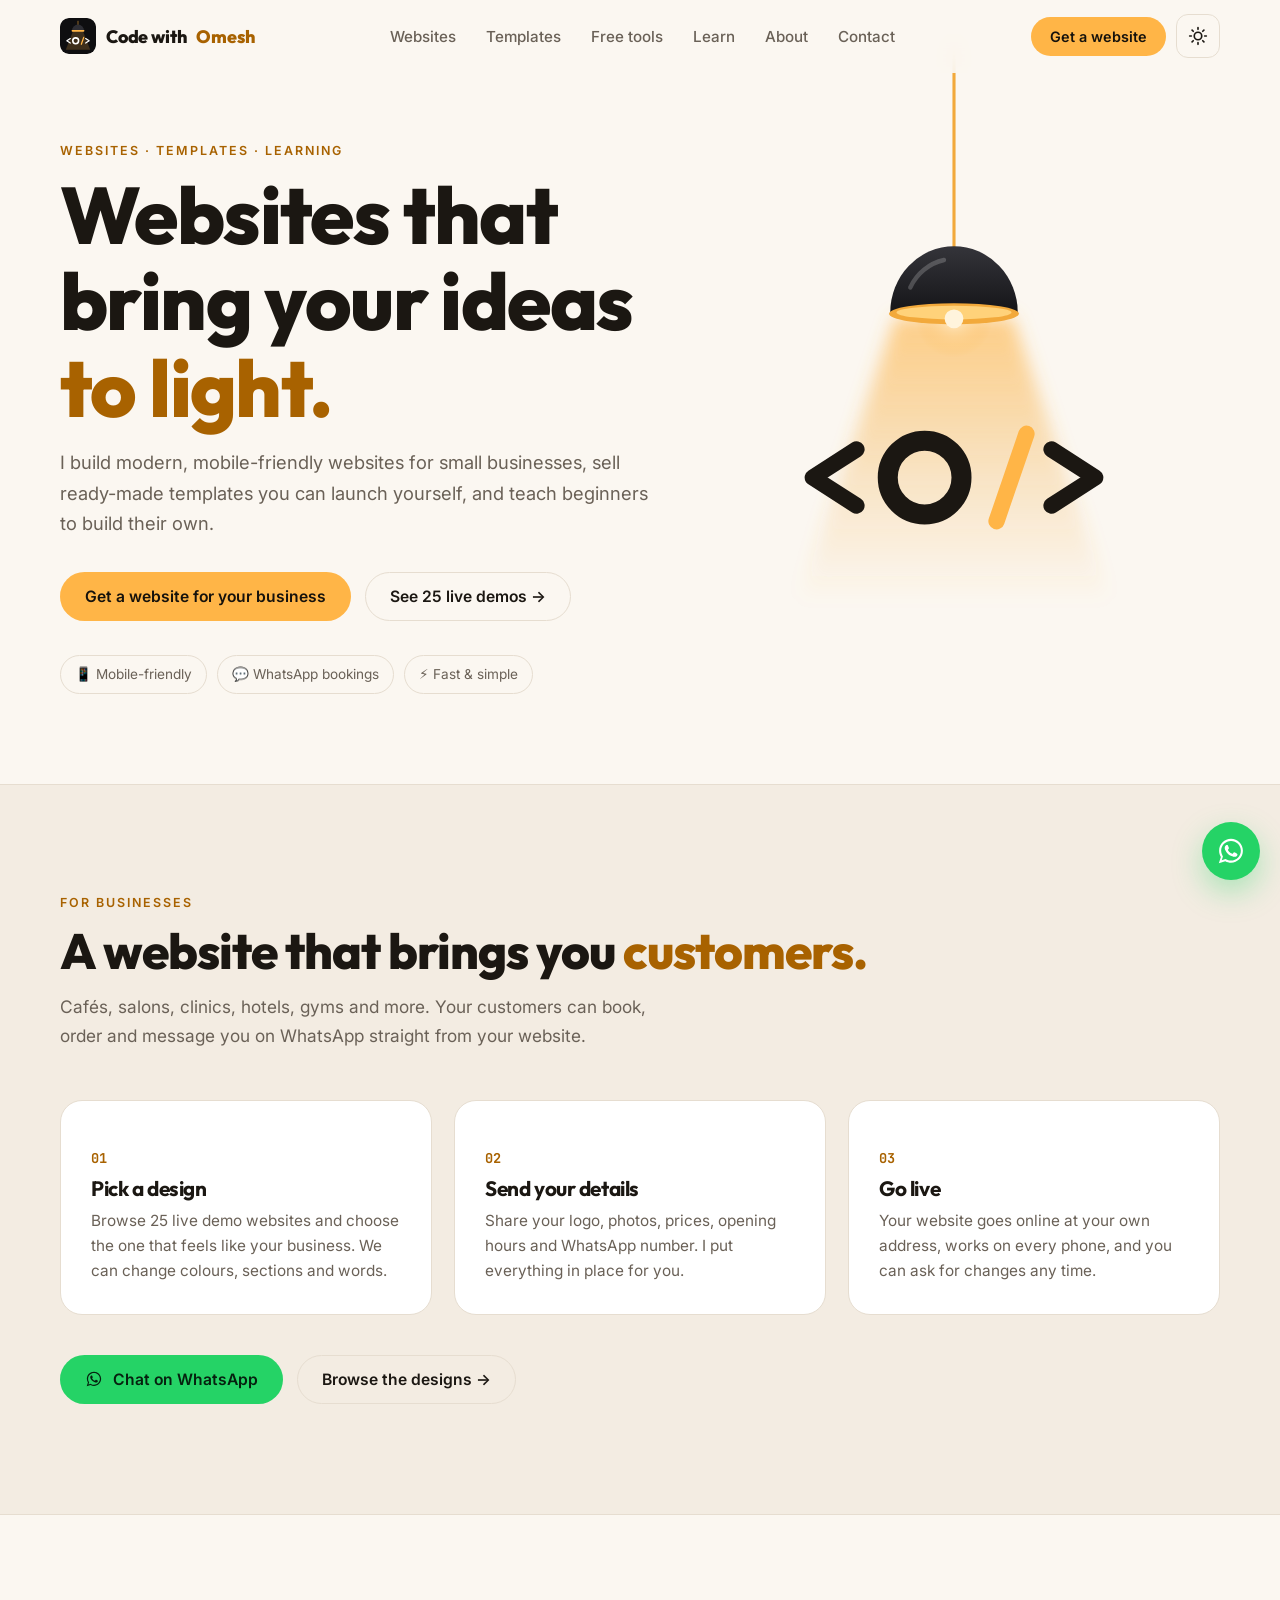
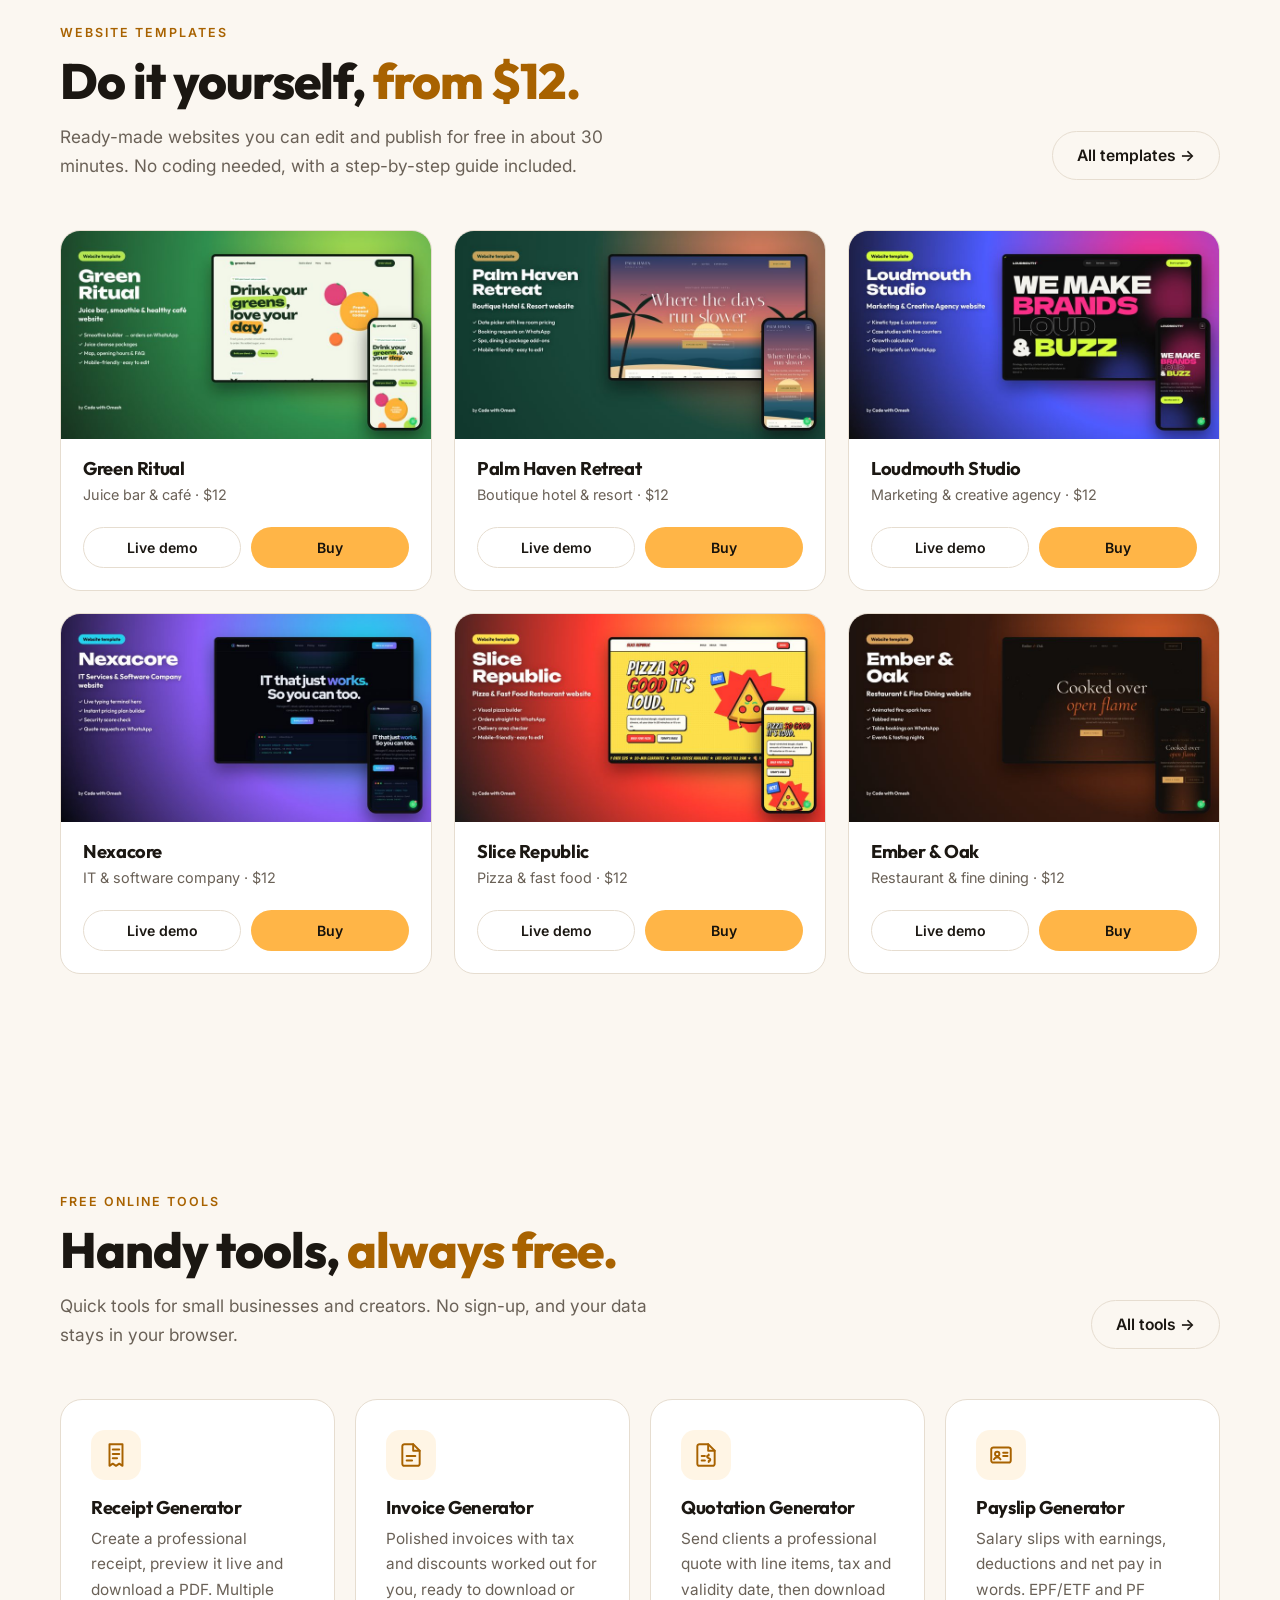
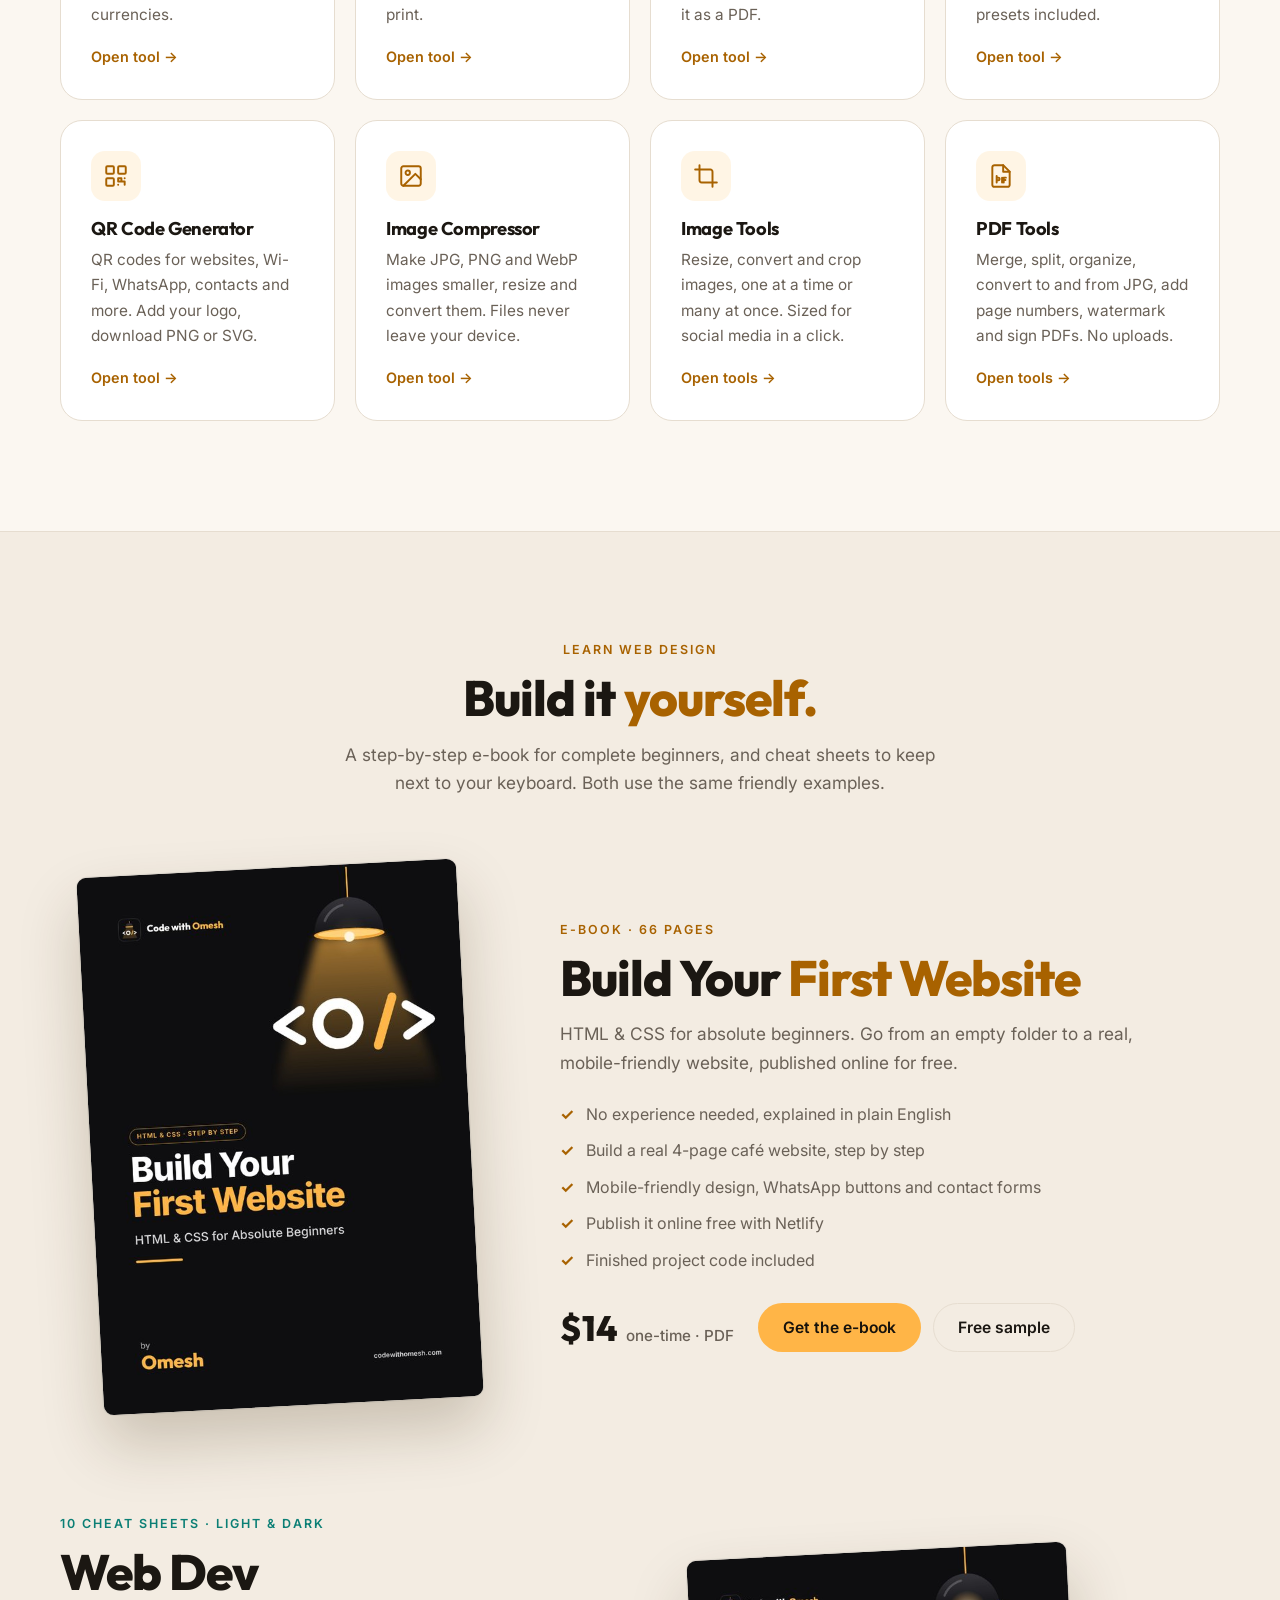
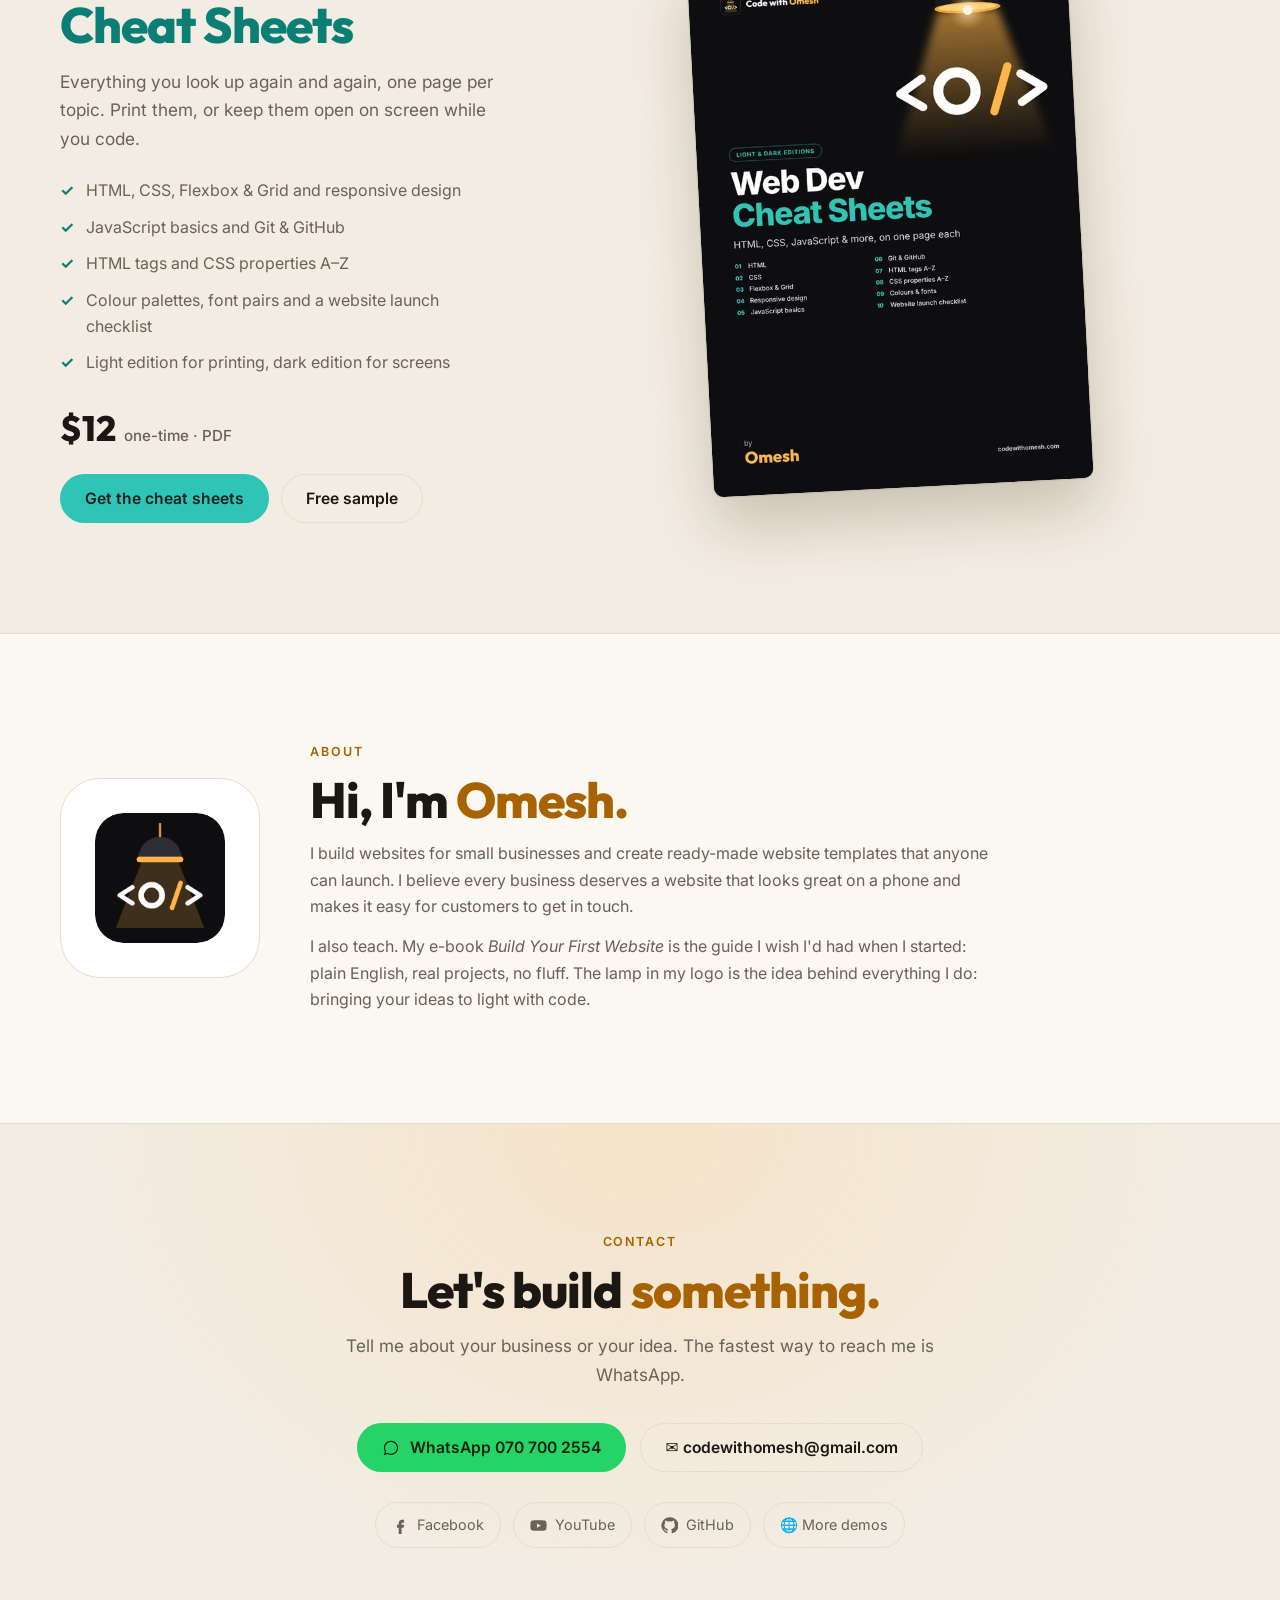
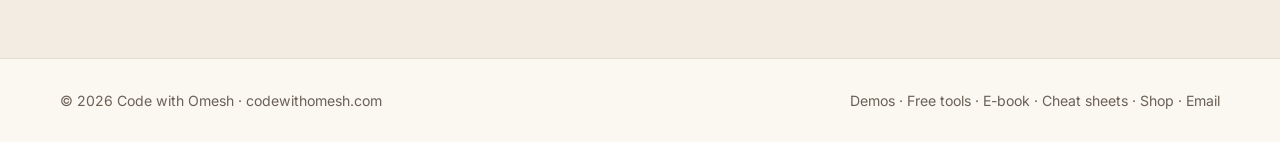
<file: index.html>
<!doctype html>
<html lang="en">
<head>
<meta charset="utf-8">
<meta name="viewport" content="width=device-width, initial-scale=1">
<title>Code with Omesh · Websites, templates &amp; web design e-books</title>
<meta name="description" content="Websites for small businesses, ready-made website templates from $12, and a beginner-friendly e-book and cheat sheets that teach you to build your own. By Omesh.">
<link rel="canonical" href="https://codewithomesh.com/">
<meta name="theme-color" content="#0E0E10">
<script src="/assets/theme-init.js"></script>
<link rel="icon" href="assets/favicon.svg" type="image/svg+xml">
<link rel="icon" href="assets/favicon-32.png" sizes="32x32" type="image/png">
<link rel="apple-touch-icon" href="assets/apple-touch-icon-180.png">
<meta property="og:type" content="website">
<meta property="og:site_name" content="Code with Omesh">
<meta property="og:url" content="https://codewithomesh.com/">
<meta property="og:title" content="Code with Omesh · Websites that bring your ideas to light">
<meta property="og:description" content="Websites for small businesses, ready-made templates from $12, and an e-book that teaches you to build your own.">
<meta property="og:image" content="https://codewithomesh.com/assets/og-image.png">
<meta property="og:image:width" content="1200">
<meta property="og:image:height" content="630">
<meta name="twitter:card" content="summary_large_image">
<link rel="preconnect" href="https://fonts.googleapis.com">
<link rel="preconnect" href="https://fonts.gstatic.com" crossorigin>
<link href="https://fonts.googleapis.com/css2?family=Outfit:wght@500;600;700;800&family=Inter:wght@400;500;600&family=JetBrains+Mono:wght@700&display=swap" rel="stylesheet">
<script type="application/ld+json">
{"@context":"https://schema.org","@type":"Organization","name":"Code with Omesh","url":"https://codewithomesh.com/","logo":"https://codewithomesh.com/assets/apple-touch-icon-180.png","email":"codewithomesh@gmail.com","sameAs":["https://www.facebook.com/CodeWithOmesh","https://www.youtube.com/@CodeWithOmesh","https://github.com/CodeWithOmesh"]}
</script>
<link rel="stylesheet" href="/assets/site.css">
</head>
<body>

<header class="nav" id="nav">
  <div class="wrap">
    <a class="brand" href="#top"><img src="assets/logo-icon.svg" alt="" width="36" height="36">Code with <span class="amber">Omesh</span></a>
    <ul id="menu">
      <li><a href="#websites">Websites</a></li>
      <li><a href="#templates">Templates</a></li>
      <li><a href="#tools">Free tools</a></li>
      <li><a href="#learn">Learn</a></li>
      <li><a href="#about">About</a></li>
      <li><a href="#contact">Contact</a></li>
    </ul>
    <div class="nav-end">
      <a class="btn primary" href="https://wa.me/94707002554?text=Hi%20Omesh!%20I'd%20like%20a%20website." target="_blank" rel="noopener">Get a website</a>
      <button class="theme-btn" id="themeBtn" type="button" aria-label="Switch to light mode">
        <svg class="moon" viewBox="0 0 24 24" fill="none" stroke="currentColor" stroke-width="2" stroke-linecap="round" stroke-linejoin="round"><path d="M21 12.8A9 9 0 1 1 11.2 3a7 7 0 0 0 9.8 9.8z"/></svg>
        <svg class="sun" viewBox="0 0 24 24" fill="none" stroke="currentColor" stroke-width="2" stroke-linecap="round"><circle cx="12" cy="12" r="4.5"/><path d="M12 2v2M12 20v2M4.9 4.9l1.4 1.4M17.7 17.7l1.4 1.4M2 12h2M20 12h2M4.9 19.1l1.4-1.4M17.7 6.3l1.4-1.4"/></svg>
      </button>
      <button class="burger" id="burger" aria-label="Open menu" aria-expanded="false" aria-controls="menu">☰</button>
    </div>
  </div>
</header>

<main id="top">
<section class="hero">
  <div class="wrap">
    <div>
      <div class="eyebrow">Websites · Templates · Learning</div>
      <h1>Websites that bring your ideas <span class="amber">to light.</span></h1>
      <p class="lead">I build modern, mobile-friendly websites for small businesses, sell ready-made templates you can launch yourself, and teach beginners to build their own.</p>
      <div class="actions">
        <a class="btn primary" href="#websites">Get a website for your business</a>
        <a class="btn ghost" href="https://templates.codewithomesh.com/" target="_blank" rel="noopener">See 25 live demos →</a>
      </div>
      <div class="chips"><span class="chip">📱 Mobile-friendly</span><span class="chip">💬 WhatsApp bookings</span><span class="chip">⚡ Fast &amp; simple</span></div>
    </div>
    <div class="lamp" aria-hidden="true">
      <svg viewBox="0 0 800 800">
        <defs>
          <linearGradient id="beam" x1="0" y1="0" x2="0" y2="1"><stop offset="0" stop-color="#FFB547" stop-opacity=".62"/><stop offset=".6" stop-color="#F2A93B" stop-opacity=".22"/><stop offset="1" stop-color="#F2A93B" stop-opacity="0"/></linearGradient>
          <linearGradient id="shade" x1="0" y1="0" x2="0" y2="1"><stop offset="0" stop-color="#34343A"/><stop offset="1" stop-color="#151518"/></linearGradient>
          <radialGradient id="glowg"><stop offset="0" stop-color="#FFF4DC" stop-opacity=".75"/><stop offset="1" stop-color="#FFB547" stop-opacity="0"/></radialGradient>
          <filter id="soft" x="-30%" y="-10%" width="160%" height="130%"><feGaussianBlur stdDeviation="14"/></filter>
        </defs>
        <g class="beam"><path d="M306 244 L494 244 L650 700 L150 700 Z" fill="url(#beam)" filter="url(#soft)"/><circle cx="400" cy="246" r="62" fill="url(#glowg)"/></g>
        <line x1="400" y1="-200" x2="400" y2="134" stroke="#F2A93B" stroke-width="5"/>
        <path d="M298 236 A102 106 0 0 1 502 236 Z" fill="url(#shade)"/>
        <path d="M330 196 A78 80 0 0 1 384 152" fill="none" stroke="#fff" stroke-opacity=".2" stroke-width="7" stroke-linecap="round"/>
        <ellipse cx="400" cy="238" rx="104" ry="17" fill="#F2A93B"/><ellipse cx="400" cy="236" rx="92" ry="11" fill="#FFD27A"/>
        <circle cx="400" cy="246" r="15" fill="#FFF4DC"/>
        <g fill="none" stroke-linecap="round" stroke-linejoin="round">
          <path class="w" d="M244 455 L174 500 L244 545" stroke="#fff" stroke-width="26"/><circle class="w" cx="353" cy="500" r="59" stroke="#fff" stroke-width="32"/>
          <path d="M468 570 L516 430" stroke="#FFB547" stroke-width="26"/><path class="w" d="M556 455 L626 500 L556 545" stroke="#fff" stroke-width="26"/>
        </g>
      </svg>
    </div>
  </div>
</section>

<section class="alt" id="websites">
  <div class="wrap">
    <div class="eyebrow">For businesses</div>
    <h2>A website that brings you <span class="amber">customers.</span></h2>
    <p class="lead">Cafés, salons, clinics, hotels, gyms and more. Your customers can book, order and message you on WhatsApp straight from your website.</p>
    <div class="grid3 steps">
      <div class="card reveal"><h3>Pick a design</h3><p>Browse 25 live demo websites and choose the one that feels like your business. We can change colours, sections and words.</p></div>
      <div class="card reveal" style="transition-delay:.1s"><h3>Send your details</h3><p>Share your logo, photos, prices, opening hours and WhatsApp number. I put everything in place for you.</p></div>
      <div class="card reveal" style="transition-delay:.2s"><h3>Go live</h3><p>Your website goes online at your own address, works on every phone, and you can ask for changes any time.</p></div>
    </div>
    <div class="actions" style="display:flex;gap:14px;flex-wrap:wrap;margin-top:40px">
      <a class="btn wa" href="https://wa.me/94707002554?text=Hi%20Omesh!%20I'd%20like%20a%20website%20for%20my%20business." target="_blank" rel="noopener"><svg viewBox="0 0 32 32"><path fill="currentColor" d="M16 3C9 3 3.3 8.6 3.3 15.6c0 2.4.7 4.7 1.9 6.7L3 29l6.9-2.2c1.9 1 4 1.6 6.1 1.6 7 0 12.7-5.7 12.7-12.7S23 3 16 3zm0 23.2c-1.9 0-3.8-.5-5.4-1.5l-.4-.2-4.1 1.3 1.3-4-.3-.4a10.4 10.4 0 0 1-1.6-5.6C5.5 9.9 10.2 5.3 16 5.3s10.5 4.6 10.5 10.4S21.8 26.2 16 26.2zm5.8-7.8c-.3-.2-1.9-.9-2.2-1-.3-.1-.5-.2-.7.2-.2.3-.8 1-1 1.2-.2.2-.4.2-.7.1-.3-.2-1.3-.5-2.6-1.6-1-.9-1.6-1.9-1.8-2.2-.2-.3 0-.5.1-.7l.5-.6c.2-.2.2-.3.3-.6.1-.2 0-.4 0-.6l-1-2.4c-.3-.6-.5-.5-.7-.5h-.6c-.2 0-.6.1-.9.4-.3.3-1.2 1.1-1.2 2.8s1.2 3.2 1.4 3.5c.2.2 2.4 3.6 5.7 5 .8.3 1.4.5 1.9.7.8.2 1.5.2 2.1.1.6-.1 1.9-.8 2.2-1.5.3-.8.3-1.4.2-1.5-.1-.2-.3-.3-.6-.4z"/></svg>Chat on WhatsApp</a>
      <a class="btn ghost" href="https://templates.codewithomesh.com/?client" target="_blank" rel="noopener">Browse the designs →</a>
    </div>
  </div>
</section>

<section id="templates">
  <div class="wrap">
    <div class="split">
      <div><div class="eyebrow">Website templates</div><h2>Do it yourself, <span class="amber">from $12.</span></h2>
        <p class="lead">Ready-made websites you can edit and publish for free in about 30 minutes. No coding needed, with a step-by-step guide included.</p></div>
      <a class="btn ghost" href="https://codewithomesh.gumroad.com/" target="_blank" rel="noopener">All templates →</a>
    </div>
    <div class="grid3" id="tplGrid"></div>
  </div>
</section>

<section id="tools">
  <div class="wrap">
    <div class="split">
      <div><div class="eyebrow">Free online tools</div><h2>Handy tools, <span class="amber">always free.</span></h2>
        <p class="lead">Quick tools for small businesses and creators. No sign-up, and your data stays in your browser.</p></div>
      <a class="btn ghost" href="/tools/">All tools →</a>
    </div>
    <div class="grid4">
      <a class="card tool reveal" href="/tools/receipt-generator/">
        <div class="ic"><svg viewBox="0 0 24 24" fill="none" stroke="currentColor" stroke-width="1.8" stroke-linecap="round" stroke-linejoin="round"><path d="M6 2h12v20l-3-2-3 2-3-2-3 2z"/><path d="M9 7h6M9 11h6M9 15h4"/></svg></div>
        <h3>Receipt Generator</h3><p>Create a professional receipt, preview it live and download a PDF. Multiple currencies.</p><span class="go">Open tool →</span>
      </a>
      <a class="card tool reveal" href="/tools/invoice-generator/">
        <div class="ic"><svg viewBox="0 0 24 24" fill="none" stroke="currentColor" stroke-width="1.8" stroke-linecap="round" stroke-linejoin="round"><path d="M14 2H6a2 2 0 0 0-2 2v16a2 2 0 0 0 2 2h12a2 2 0 0 0 2-2V8z"/><path d="M14 2v6h6M8 13h8M8 17h5"/></svg></div>
        <h3>Invoice Generator</h3><p>Polished invoices with tax and discounts worked out for you, ready to download or print.</p><span class="go">Open tool →</span>
      </a>
      <a class="card tool reveal" href="/tools/quotation-generator/">
        <div class="ic"><svg viewBox="0 0 24 24" fill="none" stroke="currentColor" stroke-width="1.8" stroke-linecap="round" stroke-linejoin="round"><path d="M14 2H6a2 2 0 0 0-2 2v16a2 2 0 0 0 2 2h12a2 2 0 0 0 2-2V8z"/><path d="M14 2v6h6"/><path d="M8 13h3M8 17h3M14.5 12.5c-1 0-1.5.5-1.5 1.2s.6 1 1.5 1.3 1.5.6 1.5 1.3-.5 1.2-1.5 1.2M14.5 11.5v1M14.5 17.5v1"/></svg></div>
        <h3>Quotation Generator</h3><p>Send clients a professional quote with line items, tax and validity date, then download it as a PDF.</p><span class="go">Open tool →</span>
      </a>
      <a class="card tool reveal" href="/tools/payslip-generator/">
        <div class="ic"><svg viewBox="0 0 24 24" fill="none" stroke="currentColor" stroke-width="1.8" stroke-linecap="round" stroke-linejoin="round"><rect x="3" y="5" width="18" height="14" rx="2"/><circle cx="8.5" cy="11" r="2"/><path d="M5.5 16c.6-1.4 1.7-2 3-2s2.4.6 3 2M14 10h4M14 13h4"/></svg></div>
        <h3>Payslip Generator</h3><p>Salary slips with earnings, deductions and net pay in words. EPF/ETF and PF presets included.</p><span class="go">Open tool →</span>
      </a>
      <a class="card tool reveal" href="/tools/qr-code-generator/">
        <div class="ic"><svg viewBox="0 0 24 24" fill="none" stroke="currentColor" stroke-width="1.8" stroke-linecap="round" stroke-linejoin="round"><rect x="3" y="3" width="7" height="7" rx="1"/><rect x="14" y="3" width="7" height="7" rx="1"/><rect x="3" y="14" width="7" height="7" rx="1"/><path d="M14 14h3v3h-3zM20 14v.01M14 20h.01M17 17h3v3"/></svg></div>
        <h3>QR Code Generator</h3><p>QR codes for websites, Wi-Fi, WhatsApp, contacts and more. Add your logo, download PNG or SVG.</p><span class="go">Open tool →</span>
      </a>
      <a class="card tool reveal" href="/tools/image-compressor/">
        <div class="ic"><svg viewBox="0 0 24 24" fill="none" stroke="currentColor" stroke-width="1.8" stroke-linecap="round" stroke-linejoin="round"><rect x="3" y="3" width="18" height="18" rx="2"/><circle cx="9" cy="9" r="2"/><path d="m21 15-5-5L5 21"/></svg></div>
        <h3>Image Compressor</h3><p>Make JPG, PNG and WebP images smaller, resize and convert them. Files never leave your device.</p><span class="go">Open tool →</span>
      </a>
      <a class="card tool reveal" href="/tools/image-tools/">
        <div class="ic"><svg viewBox="0 0 24 24" fill="none" stroke="currentColor" stroke-width="1.8" stroke-linecap="round" stroke-linejoin="round"><path d="M6 2v14a2 2 0 0 0 2 2h14"/><path d="M18 22V8a2 2 0 0 0-2-2H2"/></svg></div>
        <h3>Image Tools</h3><p>Resize, convert and crop images, one at a time or many at once. Sized for social media in a click.</p><span class="go">Open tools →</span>
      </a>
      <a class="card tool reveal" href="/tools/pdf-tools/">
        <div class="ic"><svg viewBox="0 0 24 24" fill="none" stroke="currentColor" stroke-width="1.8" stroke-linecap="round" stroke-linejoin="round"><path d="M14 2H6a2 2 0 0 0-2 2v16a2 2 0 0 0 2 2h12a2 2 0 0 0 2-2V8z"/><path d="M14 2v6h6"/><path d="M8 13.5h1.5a1.25 1.25 0 0 1 0 2.5H8v-4M8 18v-2"/><path d="M13 13.5v4.5M16.5 13.5H14.5v4.5M14.5 15.75h1.6"/></svg></div>
        <h3>PDF Tools</h3><p>Merge, split, organize, convert to and from JPG, add page numbers, watermark and sign PDFs. No uploads.</p><span class="go">Open tools →</span>
      </a>
    </div>
  </div>
</section>

<section class="alt" id="learn">
  <div class="wrap">
    <div class="learn-head reveal">
      <div class="eyebrow">Learn web design</div>
      <h2>Build it <span class="amber">yourself.</span></h2>
      <p class="lead">A step-by-step e-book for complete beginners, and cheat sheets to keep next to your keyboard. Both use the same friendly examples.</p>
    </div>
  </div>

  <div class="wrap book" id="ebook">
    <div class="cover reveal"><img src="assets/ebook-cover.jpg" alt="Build Your First Website e-book cover" width="560" height="792" loading="lazy"></div>
    <div class="reveal">
      <div class="eyebrow">E-book · 66 pages</div>
      <h2>Build Your <span class="amber">First Website</span></h2>
      <p class="lead">HTML &amp; CSS for absolute beginners. Go from an empty folder to a real, mobile-friendly website, published online for free.</p>
      <ul>
        <li>No experience needed, explained in plain English</li>
        <li>Build a real 4-page café website, step by step</li>
        <li>Mobile-friendly design, WhatsApp buttons and contact forms</li>
        <li>Publish it online free with Netlify</li>
        <li>Finished project code included</li>
      </ul>
      <div class="buy-row">
        <div class="price">$14<small>one-time · PDF</small></div>
        <div class="btns">
          <a class="btn primary" href="https://codewithomesh.gumroad.com/l/build-your-first-website" target="_blank" rel="noopener">Get the e-book</a>
          <a class="btn ghost" href="https://codewithomesh.gumroad.com/l/build-your-first-website-free-sample" target="_blank" rel="noopener">Free sample</a>
        </div>
      </div>
    </div>
  </div>

  <div class="wrap book sheets flip" id="cheat-sheets">
    <div class="cover reveal"><img src="assets/cheatsheets-cover.jpg" alt="Web Dev Cheat Sheets cover" width="560" height="792" loading="lazy"></div>
    <div class="reveal">
      <div class="eyebrow">10 cheat sheets · light &amp; dark</div>
      <h2>Web Dev <span class="teal">Cheat Sheets</span></h2>
      <p class="lead">Everything you look up again and again, one page per topic. Print them, or keep them open on screen while you code.</p>
      <ul>
        <li>HTML, CSS, Flexbox &amp; Grid and responsive design</li>
        <li>JavaScript basics and Git &amp; GitHub</li>
        <li>HTML tags and CSS properties A–Z</li>
        <li>Colour palettes, font pairs and a website launch checklist</li>
        <li>Light edition for printing, dark edition for screens</li>
      </ul>
      <div class="buy-row">
        <div class="price">$12<small>one-time · PDF</small></div>
        <div class="btns">
          <a class="btn primary" href="https://codewithomesh.gumroad.com/l/web-dev-cheat-sheets" target="_blank" rel="noopener">Get the cheat sheets</a>
          <a class="btn ghost" href="https://codewithomesh.gumroad.com/l/web-dev-cheat-sheets-free" target="_blank" rel="noopener">Free sample</a>
        </div>
      </div>
    </div>
  </div>
</section>

<section id="about">
  <div class="wrap about">
    <div class="badge reveal"><img src="assets/apple-touch-icon-180.png" alt="Code with Omesh logo" width="130" height="130"></div>
    <div class="reveal">
      <div class="eyebrow">About</div>
      <h2>Hi, I'm <span class="amber">Omesh.</span></h2>
      <p>I build websites for small businesses and create ready-made website templates that anyone can launch. I believe every business deserves a website that looks great on a phone and makes it easy for customers to get in touch.</p>
      <p>I also teach. My e-book <em>Build Your First Website</em> is the guide I wish I'd had when I started: plain English, real projects, no fluff. The lamp in my logo is the idea behind everything I do: bringing your ideas to light with code.</p>
    </div>
  </div>
</section>

<section class="contact" id="contact">
  <div class="wrap">
    <div class="eyebrow">Contact</div>
    <h2>Let's build <span class="amber">something.</span></h2>
    <p class="lead">Tell me about your business or your idea. The fastest way to reach me is WhatsApp.</p>
    <div class="actions">
      <a class="btn wa" href="https://wa.me/94707002554?text=Hi%20Omesh!" target="_blank" rel="noopener"><svg viewBox="0 0 32 32"><path fill="currentColor" d="M16 3C9 3 3.3 8.6 3.3 15.6c0 2.4.7 4.7 1.9 6.7L3 29l6.9-2.2c1.9 1 4 1.6 6.1 1.6 7 0 12.7-5.7 12.7-12.7S23 3 16 3zm0 23.2c-1.9 0-3.8-.5-5.4-1.5l-.4-.2-4.1 1.3 1.3-4-.3-.4a10.4 10.4 0 0 1-1.6-5.6C5.5 9.9 10.2 5.3 16 5.3s10.5 4.6 10.5 10.4S21.8 26.2 16 26.2z"/></svg>WhatsApp 070 700 2554</a>
      <a class="btn ghost" href="mailto:codewithomesh@gmail.com">✉ codewithomesh@gmail.com</a>
    </div>
    <div class="socials">
      <a href="https://www.facebook.com/CodeWithOmesh" target="_blank" rel="noopener"><svg viewBox="0 0 24 24"><path fill="currentColor" d="M14 8h3V4h-3c-2.8 0-4.5 1.8-4.5 4.6V11H7v4h2.5v9h4v-9h3l.5-4h-3.5V8.8c0-.5.3-.8.8-.8z"/></svg>Facebook</a>
      <a href="https://www.youtube.com/@CodeWithOmesh" target="_blank" rel="noopener"><svg viewBox="0 0 24 24"><path fill="currentColor" d="M23 7.2a3 3 0 0 0-2.1-2.1C19 4.6 12 4.6 12 4.6s-7 0-8.9.5A3 3 0 0 0 1 7.2 31 31 0 0 0 .5 12 31 31 0 0 0 1 16.8a3 3 0 0 0 2.1 2.1c1.9.5 8.9.5 8.9.5s7 0 8.9-.5a3 3 0 0 0 2.1-2.1 31 31 0 0 0 .5-4.8 31 31 0 0 0-.5-4.8zM9.8 15V9l5.7 3-5.7 3z"/></svg>YouTube</a>
      <a href="https://github.com/CodeWithOmesh" target="_blank" rel="noopener"><svg viewBox="0 0 24 24"><path fill="currentColor" d="M12 .5a11.5 11.5 0 0 0-3.6 22.4c.6.1.8-.3.8-.6v-2c-3.2.7-3.9-1.5-3.9-1.5-.5-1.3-1.3-1.7-1.3-1.7-1-.7.1-.7.1-.7 1.2.1 1.8 1.2 1.8 1.2 1 1.8 2.8 1.3 3.5 1 .1-.8.4-1.3.7-1.6-2.6-.3-5.3-1.3-5.3-5.7 0-1.3.5-2.3 1.2-3.1-.1-.3-.5-1.5.1-3.1 0 0 1-.3 3.2 1.2a11 11 0 0 1 5.8 0c2.2-1.5 3.2-1.2 3.2-1.2.6 1.6.2 2.8.1 3.1.7.8 1.2 1.9 1.2 3.1 0 4.4-2.7 5.4-5.3 5.7.4.4.8 1.1.8 2.2v3.3c0 .3.2.7.8.6A11.5 11.5 0 0 0 12 .5z"/></svg>GitHub</a>
      <a href="https://codewithomesh.github.io" target="_blank" rel="noopener">🌐 More demos</a>
    </div>
  </div>
</section>
</main>

<footer>
  <div class="wrap">
    <span>© <span id="yr">2026</span> Code with Omesh · codewithomesh.com</span>
    <span><a href="https://templates.codewithomesh.com/">Demos</a> · <a href="/tools/">Free tools</a> · <a href="#ebook">E-book</a> · <a href="#cheat-sheets">Cheat sheets</a> · <a href="https://codewithomesh.gumroad.com/">Shop</a> · <a href="mailto:codewithomesh@gmail.com">Email</a></span>
  </div>
</footer>

<a class="fab" href="https://wa.me/94707002554?text=Hi%20Omesh!" target="_blank" rel="noopener" aria-label="Chat on WhatsApp"><svg viewBox="0 0 32 32"><path fill="#fff" d="M16 3C9 3 3.3 8.6 3.3 15.6c0 2.4.7 4.7 1.9 6.7L3 29l6.9-2.2c1.9 1 4 1.6 6.1 1.6 7 0 12.7-5.7 12.7-12.7S23 3 16 3zm0 23.2c-1.9 0-3.8-.5-5.4-1.5l-.4-.2-4.1 1.3 1.3-4-.3-.4a10.4 10.4 0 0 1-1.6-5.6C5.5 9.9 10.2 5.3 16 5.3s10.5 4.6 10.5 10.4S21.8 26.2 16 26.2zm5.8-7.8c-.3-.2-1.9-.9-2.2-1-.3-.1-.5-.2-.7.2-.2.3-.8 1-1 1.2-.2.2-.4.2-.7.1-.3-.2-1.3-.5-2.6-1.6-1-.9-1.6-1.9-1.8-2.2-.2-.3 0-.5.1-.7l.5-.6c.2-.2.2-.3.3-.6.1-.2 0-.4 0-.6l-1-2.4c-.3-.6-.5-.5-.7-.5h-.6c-.2 0-.6.1-.9.4-.3.3-1.2 1.1-1.2 2.8s1.2 3.2 1.4 3.5c.2.2 2.4 3.6 5.7 5 .8.3 1.4.5 1.9.7.8.2 1.5.2 2.1.1.6-.1 1.9-.8 2.2-1.5.3-.8.3-1.4.2-1.5-.1-.2-.3-.3-.6-.4z"/></svg></a>

<script>
  // Templates on sale (add a line when a new one goes live on Gumroad)
  const SHOP = 'https://codewithomesh.gumroad.com/l/', DEMO = 'https://templates.codewithomesh.com/';
  const templates = [
    ['green-ritual', 'juice-bar', 'Green Ritual', 'Juice bar & café'],
    ['palm-haven', 'hotel', 'Palm Haven Retreat', 'Boutique hotel & resort'],
    ['loudmouth', 'agency', 'Loudmouth Studio', 'Marketing & creative agency'],
    ['nexacore', 'tech', 'Nexacore', 'IT & software company'],
    ['slice-republic', 'pizza', 'Slice Republic', 'Pizza & fast food'],
    ['ember-and-oak', 'restaurant', 'Ember & Oak', 'Restaurant & fine dining'],
  ];
  document.getElementById('tplGrid').innerHTML = templates.map(([slug, demo, name, kind], i) => `
    <article class="tpl reveal" style="transition-delay:${(i % 3) * .08}s">
      <img src="assets/tpl-${slug}.jpg" alt="${name} website template preview" width="800" height="450" loading="lazy">
      <div class="body"><h3>${name}</h3><p>${kind} · $12</p>
        <div class="row"><a class="btn ghost" href="${DEMO}${demo}/" target="_blank" rel="noopener">Live demo</a><a class="btn primary" href="${SHOP}${slug}" target="_blank" rel="noopener">Buy</a></div></div>
    </article>`).join('');

</script>
<script src="/assets/site.js"></script>
</body>
</html>
</file>
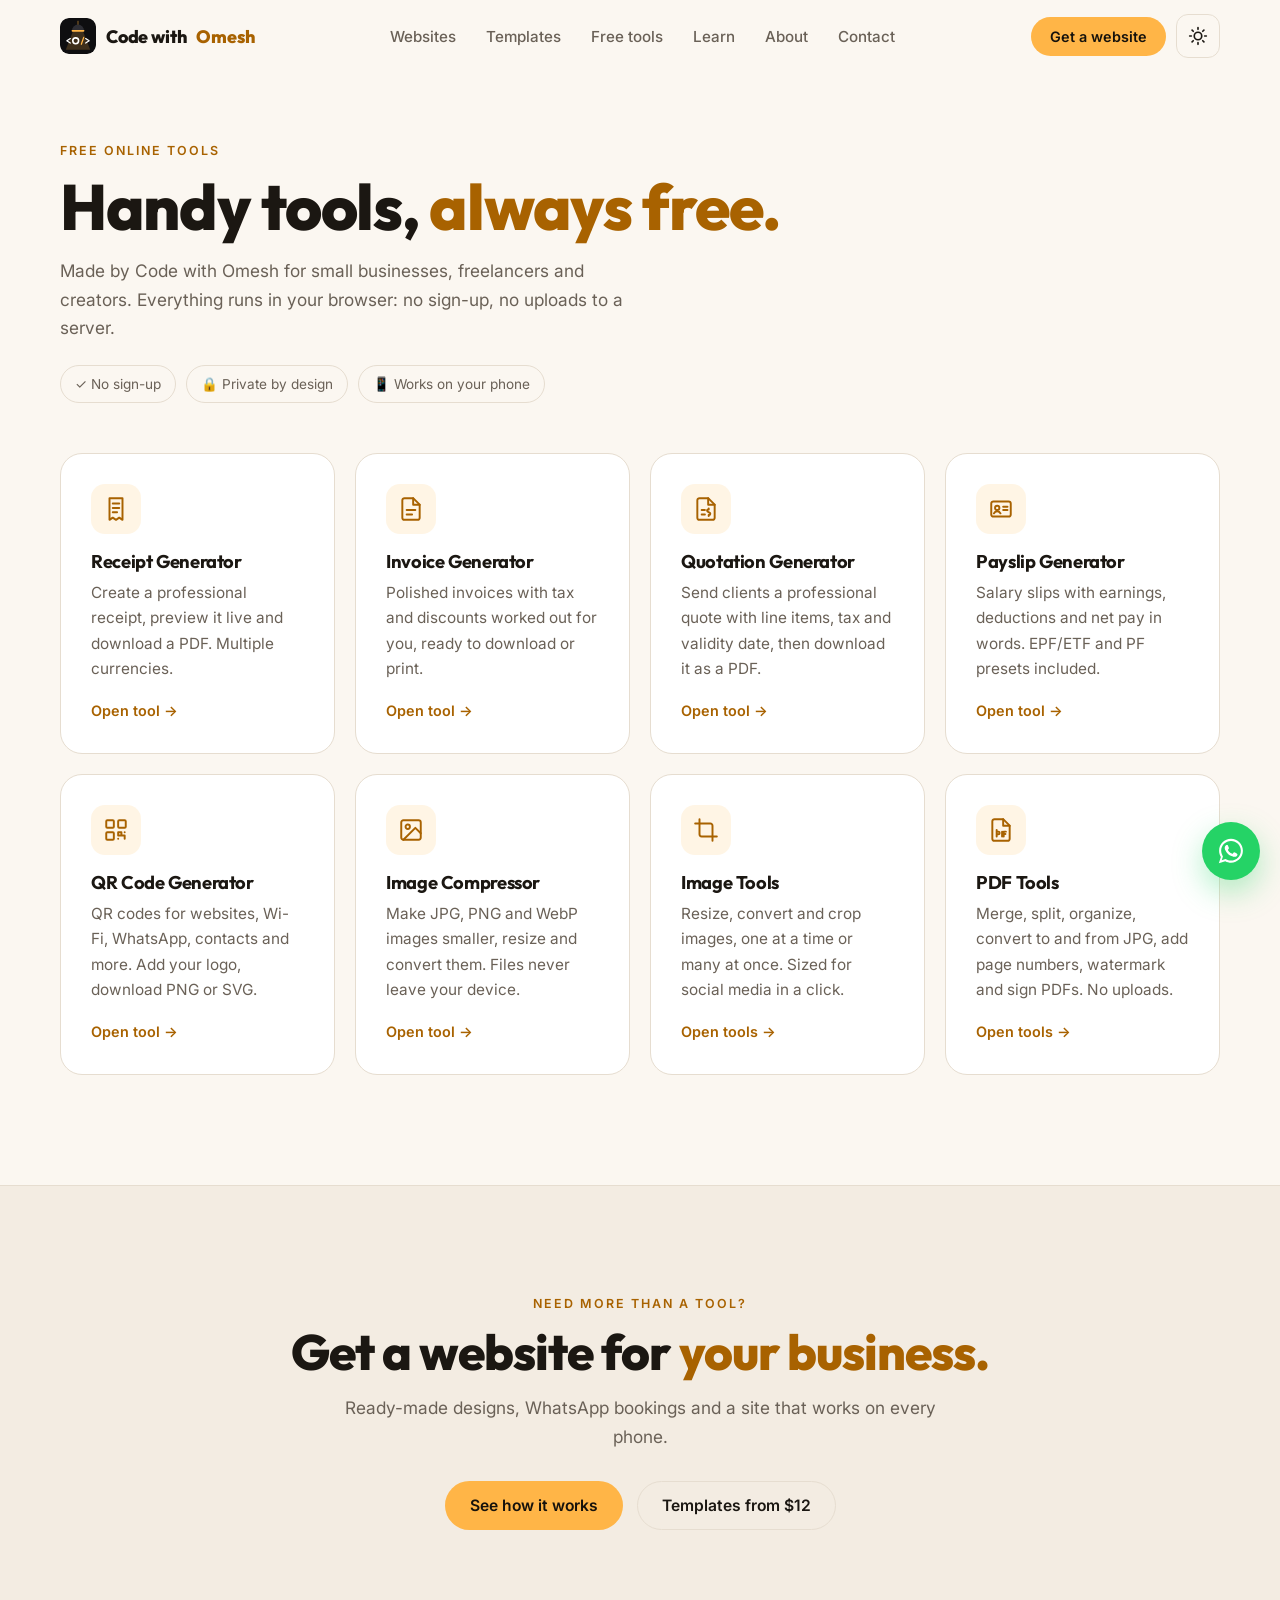
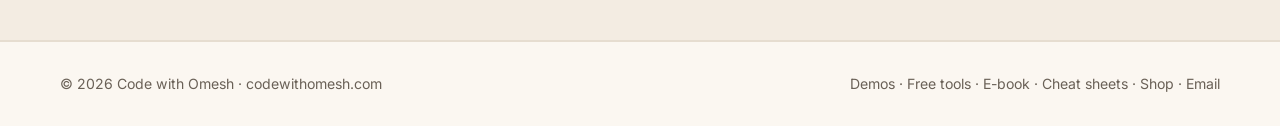
<file: tools/index.html>
<!doctype html>
<html lang="en">
<head>
<meta charset="utf-8">
<meta name="viewport" content="width=device-width, initial-scale=1">
<title>Free Online Tools · Code with Omesh</title>
<meta name="description" content="Free online tools by Code with Omesh: receipt, invoice, quotation and payslip generators, a QR code generator, image tools and PDF tools. No sign-up, private by design.">
<link rel="canonical" href="https://codewithomesh.com/tools/">
<meta name="theme-color" content="#0E0E10">
<script src="/assets/theme-init.js"></script>
<link rel="icon" href="/assets/favicon.svg" type="image/svg+xml">
<link rel="icon" href="/assets/favicon-32.png" sizes="32x32" type="image/png">
<link rel="apple-touch-icon" href="/assets/apple-touch-icon-180.png">
<meta property="og:type" content="website">
<meta property="og:site_name" content="Code with Omesh">
<meta property="og:url" content="https://codewithomesh.com/tools/">
<meta property="og:title" content="Free Online Tools · Code with Omesh">
<meta property="og:description" content="Receipt, invoice, quotation, payslip and QR code generators, plus image and PDF tools. Free, no sign-up, private by design.">
<meta property="og:image" content="https://codewithomesh.com/assets/og-image.png">
<meta property="og:image:width" content="1200">
<meta property="og:image:height" content="630">
<meta name="twitter:card" content="summary_large_image">
<link rel="preconnect" href="https://fonts.googleapis.com">
<link rel="preconnect" href="https://fonts.gstatic.com" crossorigin>
<link href="https://fonts.googleapis.com/css2?family=Outfit:wght@500;600;700;800&family=Inter:wght@400;500;600&family=JetBrains+Mono:wght@700&display=swap" rel="stylesheet">
<link rel="stylesheet" href="/assets/site.css">
</head>
<body>

<header class="nav" id="nav">
  <div class="wrap">
    <a class="brand" href="/"><img src="/assets/logo-icon.svg" alt="" width="36" height="36">Code with <span class="amber">Omesh</span></a>
    <ul id="menu">
      <li><a href="/#websites">Websites</a></li>
      <li><a href="/#templates">Templates</a></li>
      <li><a href="/tools/" aria-current="page">Free tools</a></li>
      <li><a href="/#learn">Learn</a></li>
      <li><a href="/#about">About</a></li>
      <li><a href="/#contact">Contact</a></li>
    </ul>
    <div class="nav-end">
      <a class="btn primary" href="https://wa.me/94707002554?text=Hi%20Omesh!%20I'd%20like%20a%20website." target="_blank" rel="noopener">Get a website</a>
      <button class="theme-btn" id="themeBtn" type="button" aria-label="Switch to light mode">
        <svg class="moon" viewBox="0 0 24 24" fill="none" stroke="currentColor" stroke-width="2" stroke-linecap="round" stroke-linejoin="round"><path d="M21 12.8A9 9 0 1 1 11.2 3a7 7 0 0 0 9.8 9.8z"/></svg>
        <svg class="sun" viewBox="0 0 24 24" fill="none" stroke="currentColor" stroke-width="2" stroke-linecap="round"><circle cx="12" cy="12" r="4.5"/><path d="M12 2v2M12 20v2M4.9 4.9l1.4 1.4M17.7 17.7l1.4 1.4M2 12h2M20 12h2M4.9 19.1l1.4-1.4M17.7 6.3l1.4-1.4"/></svg>
      </button>
      <button class="burger" id="burger" aria-label="Open menu" aria-expanded="false" aria-controls="menu">☰</button>
    </div>
  </div>
</header>

<main id="top">
<section class="page-head">
  <div class="wrap">
    <div class="eyebrow">Free online tools</div>
    <h1>Handy tools, <span class="amber">always free.</span></h1>
    <p class="lead">Made by Code with Omesh for small businesses, freelancers and creators. Everything runs in your browser: no sign-up, no uploads to a server.</p>
    <div class="badges"><span class="chip">✓ No sign-up</span><span class="chip">🔒 Private by design</span><span class="chip">📱 Works on your phone</span></div>
  </div>
</section>
<section style="padding-top:20px">
  <div class="wrap">
    <div class="grid4" style="margin-top:0">
      <a class="card tool reveal" href="/tools/receipt-generator/">
        <div class="ic"><svg viewBox="0 0 24 24" fill="none" stroke="currentColor" stroke-width="1.8" stroke-linecap="round" stroke-linejoin="round"><path d="M6 2h12v20l-3-2-3 2-3-2-3 2z"/><path d="M9 7h6M9 11h6M9 15h4"/></svg></div>
        <h3>Receipt Generator</h3><p>Create a professional receipt, preview it live and download a PDF. Multiple currencies.</p><span class="go">Open tool →</span>
      </a>
      <a class="card tool reveal" href="/tools/invoice-generator/">
        <div class="ic"><svg viewBox="0 0 24 24" fill="none" stroke="currentColor" stroke-width="1.8" stroke-linecap="round" stroke-linejoin="round"><path d="M14 2H6a2 2 0 0 0-2 2v16a2 2 0 0 0 2 2h12a2 2 0 0 0 2-2V8z"/><path d="M14 2v6h6M8 13h8M8 17h5"/></svg></div>
        <h3>Invoice Generator</h3><p>Polished invoices with tax and discounts worked out for you, ready to download or print.</p><span class="go">Open tool →</span>
      </a>
      <a class="card tool reveal" href="/tools/quotation-generator/">
        <div class="ic"><svg viewBox="0 0 24 24" fill="none" stroke="currentColor" stroke-width="1.8" stroke-linecap="round" stroke-linejoin="round"><path d="M14 2H6a2 2 0 0 0-2 2v16a2 2 0 0 0 2 2h12a2 2 0 0 0 2-2V8z"/><path d="M14 2v6h6"/><path d="M8 13h3M8 17h3M14.5 12.5c-1 0-1.5.5-1.5 1.2s.6 1 1.5 1.3 1.5.6 1.5 1.3-.5 1.2-1.5 1.2M14.5 11.5v1M14.5 17.5v1"/></svg></div>
        <h3>Quotation Generator</h3><p>Send clients a professional quote with line items, tax and validity date, then download it as a PDF.</p><span class="go">Open tool →</span>
      </a>
      <a class="card tool reveal" href="/tools/payslip-generator/">
        <div class="ic"><svg viewBox="0 0 24 24" fill="none" stroke="currentColor" stroke-width="1.8" stroke-linecap="round" stroke-linejoin="round"><rect x="3" y="5" width="18" height="14" rx="2"/><circle cx="8.5" cy="11" r="2"/><path d="M5.5 16c.6-1.4 1.7-2 3-2s2.4.6 3 2M14 10h4M14 13h4"/></svg></div>
        <h3>Payslip Generator</h3><p>Salary slips with earnings, deductions and net pay in words. EPF/ETF and PF presets included.</p><span class="go">Open tool →</span>
      </a>
      <a class="card tool reveal" href="/tools/qr-code-generator/">
        <div class="ic"><svg viewBox="0 0 24 24" fill="none" stroke="currentColor" stroke-width="1.8" stroke-linecap="round" stroke-linejoin="round"><rect x="3" y="3" width="7" height="7" rx="1"/><rect x="14" y="3" width="7" height="7" rx="1"/><rect x="3" y="14" width="7" height="7" rx="1"/><path d="M14 14h3v3h-3zM20 14v.01M14 20h.01M17 17h3v3"/></svg></div>
        <h3>QR Code Generator</h3><p>QR codes for websites, Wi-Fi, WhatsApp, contacts and more. Add your logo, download PNG or SVG.</p><span class="go">Open tool →</span>
      </a>
      <a class="card tool reveal" href="/tools/image-compressor/">
        <div class="ic"><svg viewBox="0 0 24 24" fill="none" stroke="currentColor" stroke-width="1.8" stroke-linecap="round" stroke-linejoin="round"><rect x="3" y="3" width="18" height="18" rx="2"/><circle cx="9" cy="9" r="2"/><path d="m21 15-5-5L5 21"/></svg></div>
        <h3>Image Compressor</h3><p>Make JPG, PNG and WebP images smaller, resize and convert them. Files never leave your device.</p><span class="go">Open tool →</span>
      </a>
      <a class="card tool reveal" href="/tools/image-tools/">
        <div class="ic"><svg viewBox="0 0 24 24" fill="none" stroke="currentColor" stroke-width="1.8" stroke-linecap="round" stroke-linejoin="round"><path d="M6 2v14a2 2 0 0 0 2 2h14"/><path d="M18 22V8a2 2 0 0 0-2-2H2"/></svg></div>
        <h3>Image Tools</h3><p>Resize, convert and crop images, one at a time or many at once. Sized for social media in a click.</p><span class="go">Open tools →</span>
      </a>
      <a class="card tool reveal" href="/tools/pdf-tools/">
        <div class="ic"><svg viewBox="0 0 24 24" fill="none" stroke="currentColor" stroke-width="1.8" stroke-linecap="round" stroke-linejoin="round"><path d="M14 2H6a2 2 0 0 0-2 2v16a2 2 0 0 0 2 2h12a2 2 0 0 0 2-2V8z"/><path d="M14 2v6h6"/><path d="M8 13.5h1.5a1.25 1.25 0 0 1 0 2.5H8v-4M8 18v-2"/><path d="M13 13.5v4.5M16.5 13.5H14.5v4.5M14.5 15.75h1.6"/></svg></div>
        <h3>PDF Tools</h3><p>Merge, split, organize, convert to and from JPG, add page numbers, watermark and sign PDFs. No uploads.</p><span class="go">Open tools →</span>
      </a>
    </div>
  </div>
</section>
<section class="alt" style="text-align:center">
  <div class="wrap">
    <div class="eyebrow">Need more than a tool?</div>
    <h2>Get a website for <span class="amber">your business.</span></h2>
    <p class="lead" style="margin-inline:auto">Ready-made designs, WhatsApp bookings and a site that works on every phone.</p>
    <div style="display:flex;gap:14px;justify-content:center;flex-wrap:wrap;margin-top:30px">
      <a class="btn primary" href="/#websites">See how it works</a>
      <a class="btn ghost" href="/#templates">Templates from $12</a>
    </div>
  </div>
</section>
</main>

<footer>
  <div class="wrap">
    <span>© <span id="yr">2026</span> Code with Omesh · codewithomesh.com</span>
    <span><a href="https://templates.codewithomesh.com/">Demos</a> · <a href="/tools/">Free tools</a> · <a href="/#ebook">E-book</a> · <a href="/#cheat-sheets">Cheat sheets</a> · <a href="https://codewithomesh.gumroad.com/">Shop</a> · <a href="mailto:codewithomesh@gmail.com">Email</a></span>
  </div>
</footer>

<a class="fab" href="https://wa.me/94707002554?text=Hi%20Omesh!" target="_blank" rel="noopener" aria-label="Chat on WhatsApp"><svg viewBox="0 0 32 32"><path fill="#fff" d="M16 3C9 3 3.3 8.6 3.3 15.6c0 2.4.7 4.7 1.9 6.7L3 29l6.9-2.2c1.9 1 4 1.6 6.1 1.6 7 0 12.7-5.7 12.7-12.7S23 3 16 3zm0 23.2c-1.9 0-3.8-.5-5.4-1.5l-.4-.2-4.1 1.3 1.3-4-.3-.4a10.4 10.4 0 0 1-1.6-5.6C5.5 9.9 10.2 5.3 16 5.3s10.5 4.6 10.5 10.4S21.8 26.2 16 26.2zm5.8-7.8c-.3-.2-1.9-.9-2.2-1-.3-.1-.5-.2-.7.2-.2.3-.8 1-1 1.2-.2.2-.4.2-.7.1-.3-.2-1.3-.5-2.6-1.6-1-.9-1.6-1.9-1.8-2.2-.2-.3 0-.5.1-.7l.5-.6c.2-.2.2-.3.3-.6.1-.2 0-.4 0-.6l-1-2.4c-.3-.6-.5-.5-.7-.5h-.6c-.2 0-.6.1-.9.4-.3.3-1.2 1.1-1.2 2.8s1.2 3.2 1.4 3.5c.2.2 2.4 3.6 5.7 5 .8.3 1.4.5 1.9.7.8.2 1.5.2 2.1.1.6-.1 1.9-.8 2.2-1.5.3-.8.3-1.4.2-1.5-.1-.2-.3-.3-.6-.4z"/></svg></a>

<script src="/assets/site.js"></script>
</body>
</html>
</file>
<file: assets/site.css>
/* Code with Omesh: shared styles for codewithomesh.com and /tools/ */
/* Dark is the default; light comes from the visitor's device setting or the ☀️/🌙 toggle */
:root {
  color-scheme: dark;
  --bg: #0E0E10; --bg2: #151518; --card: #1A1A1F; --line: #2A2A31; --line-strong: #3A3A44;
  --ink: #F6F3EE; --muted: #A9A49C; --amber: #FFB547; --deep: #F2A93B; --cream: #FFF4DC;
  --accent: #FFB547; --teal: #2EC4B6; --nav-bg: rgba(14,14,16,.82); --lamp-ink: #FFFFFF;
  --shadow: 0 40px 80px rgba(0,0,0,.55);
  --display: "Outfit", system-ui, sans-serif; --sans: "Inter", system-ui, sans-serif;
}
@media (prefers-color-scheme: light) {
  :root:not([data-theme="dark"]) {
    color-scheme: light;
    --bg: #FBF7F1; --bg2: #F3ECE2; --card: #FFFFFF; --line: #E6DDD0; --line-strong: #CFC3B2;
    --ink: #1B1712; --muted: #6A6157; --accent: #A86200; --teal: #0B7F75; --nav-bg: rgba(251,247,241,.86); --lamp-ink: #1B1712;
    --shadow: 0 30px 60px rgba(60,40,10,.22);
  }
}
:root[data-theme="light"] {
  color-scheme: light;
  --bg: #FBF7F1; --bg2: #F3ECE2; --card: #FFFFFF; --line: #E6DDD0; --line-strong: #CFC3B2;
  --ink: #1B1712; --muted: #6A6157; --accent: #A86200; --teal: #0B7F75; --nav-bg: rgba(251,247,241,.86); --lamp-ink: #1B1712;
  --shadow: 0 30px 60px rgba(60,40,10,.22);
}
* { box-sizing: border-box; margin: 0; }
html { scroll-behavior: smooth; }
body { background: var(--bg); color: var(--ink); font: 400 1rem/1.65 var(--sans); -webkit-font-smoothing: antialiased; overflow-x: hidden; }
a { color: inherit; }
img { display: block; max-width: 100%; height: auto; }
.wrap { width: min(1160px, 100% - 40px); margin-inline: auto; }
h1, h2, h3 { font-family: var(--display); line-height: 1.08; letter-spacing: -.02em; }
h2 { font-size: clamp(2rem, 4.6vw, 3.1rem); font-weight: 800; }
.eyebrow { font: 600 .78rem var(--sans); letter-spacing: .16em; text-transform: uppercase; color: var(--accent); margin-bottom: 14px; }
.lead { color: var(--muted); font-size: 1.08rem; max-width: 600px; margin-top: 16px; }
.amber { color: var(--accent); }
section { padding: 110px 0; overflow-x: clip; }
.btn { display: inline-flex; align-items: center; gap: 10px; padding: 14px 24px; border-radius: 40px; font: 600 .98rem var(--sans); text-decoration: none; border: 1.5px solid transparent; transition: transform .2s, background .2s, border-color .2s; cursor: pointer; }
.btn:hover { transform: translateY(-2px); }
.btn.primary { background: var(--amber); color: #16120C; }
.btn.primary:hover { background: #FFC46C; }
.btn.ghost { border-color: var(--line); color: var(--ink); }
.btn.ghost:hover { border-color: var(--amber); }
.btn.wa { background: #25D366; color: #06210F; }
.btn svg { width: 18px; height: 18px; flex: none; }

/* nav */
header.nav { position: sticky; top: 0; z-index: 50; background: var(--nav-bg); backdrop-filter: blur(12px); -webkit-backdrop-filter: blur(12px); border-bottom: 1px solid transparent; transition: border-color .3s; }
header.nav.scrolled { border-color: var(--line); }
.nav .wrap { display: flex; align-items: center; justify-content: space-between; height: 72px; gap: 20px; }
.brand { display: flex; align-items: center; gap: 10px; font: 800 1.12rem var(--display); text-decoration: none; letter-spacing: -.01em; white-space: nowrap; }
.brand img { width: 36px; height: 36px; border-radius: 9px; }
.nav ul { display: flex; gap: 30px; list-style: none; padding: 0; }
.nav ul a { text-decoration: none; color: var(--muted); font-weight: 500; font-size: .95rem; transition: color .2s; }
.nav ul a:hover { color: var(--ink); }
.nav .btn { padding: 10px 18px; font-size: .9rem; }
.theme-btn { background: none; border: 1px solid var(--line); color: var(--ink); width: 44px; height: 44px; border-radius: 12px; cursor: pointer; display: grid; place-items: center; flex: none; transition: border-color .2s; }
.theme-btn:hover { border-color: var(--accent); }
.theme-btn svg { width: 20px; height: 20px; }
.theme-btn .sun { display: none; }
:root[data-theme="light"] .theme-btn .sun { display: block; } :root[data-theme="light"] .theme-btn .moon { display: none; }
.nav-end { display: flex; align-items: center; gap: 10px; }
.burger { display: none; background: none; border: 1px solid var(--line); color: var(--ink); width: 44px; height: 44px; border-radius: 12px; font-size: 1.2rem; cursor: pointer; }

/* hero */
.hero { padding: 70px 0 90px; position: relative; }
.hero .wrap { display: grid; grid-template-columns: 1.05fr .95fr; gap: 40px; align-items: center; }
.hero h1 { font-size: clamp(2.7rem, 6.6vw, 5rem); font-weight: 800; }
.hero .lead { font-size: 1.15rem; }
.hero .actions { display: flex; gap: 14px; flex-wrap: wrap; margin-top: 34px; }
.hero .chips { display: flex; gap: 10px; flex-wrap: wrap; margin-top: 34px; }
.chip { border: 1px solid var(--line); padding: 7px 14px; border-radius: 30px; font-size: .85rem; color: var(--muted); }
.lamp { position: relative; width: 100%; max-width: 500px; margin-inline: auto; aspect-ratio: 1; }
.lamp svg { width: 100%; height: 100%; overflow: visible; }
.lamp .w { stroke: var(--lamp-ink); }
.lamp .beam { transform-origin: 400px 244px; animation: glow 5s ease-in-out infinite; }
@keyframes glow { 0%, 100% { opacity: .92; } 50% { opacity: 1; } 52% { opacity: .78; } 54% { opacity: 1; } }

/* cards & grids */
.grid3 { display: grid; grid-template-columns: repeat(3, minmax(0, 1fr)); gap: 22px; margin-top: 50px; }
.card { background: var(--card); border: 1px solid var(--line); border-radius: 22px; padding: 30px; }
.card h3 { font-size: 1.3rem; margin: 18px 0 8px; }
.card p { color: var(--muted); font-size: .96rem; }
.ic { width: 50px; height: 50px; border-radius: 14px; display: grid; place-items: center; background: rgba(255,181,71,.14); color: var(--accent); font-size: 1.4rem; }
.steps { counter-reset: s; }
.steps .card h3::before { counter-increment: s; content: "0" counter(s); display: block; font: 700 .85rem "JetBrains Mono", monospace; color: var(--accent); margin-bottom: 10px; }
.split { display: flex; justify-content: space-between; align-items: flex-end; gap: 30px; flex-wrap: wrap; }
.alt { background: var(--bg2); border-block: 1px solid var(--line); }

/* templates */
.tpl { background: var(--card); border: 1px solid var(--line); border-radius: 20px; overflow: hidden; display: flex; flex-direction: column; transition: transform .35s, border-color .3s; }
.tpl:hover { transform: translateY(-6px); border-color: var(--line-strong); }
.tpl img { aspect-ratio: 16/9; width: 100%; object-fit: cover; }
.tpl .body { padding: 20px 22px 22px; display: flex; flex-direction: column; gap: 4px; flex: 1; }
.tpl h3 { font-size: 1.15rem; }
.tpl p { color: var(--muted); font-size: .9rem; }
.tpl .row { display: flex; gap: 10px; margin-top: auto; padding-top: 16px; }
.tpl .row a { flex: 1; justify-content: center; padding: 11px 14px; font-size: .88rem; }

/* free tools */
.grid4 { display: grid; grid-template-columns: repeat(4, minmax(0, 1fr)); gap: 20px; margin-top: 50px; }
.tool { text-decoration: none; display: flex; flex-direction: column; transition: transform .35s, border-color .3s; }
.tool:hover { transform: translateY(-6px); border-color: var(--accent); }
.tool h3 { font-size: 1.15rem; }
.tool .ic svg { width: 26px; height: 26px; }
.tool .go { margin-top: auto; padding-top: 18px; font-weight: 600; font-size: .9rem; color: var(--accent); }
.badges { display: flex; gap: 10px; flex-wrap: wrap; margin-top: 22px; }
.page-head { padding: 70px 0 30px; }
.page-head h1 { font-size: clamp(2.4rem, 6vw, 4rem); font-weight: 800; }
@media (max-width: 1060px) { .grid4 { grid-template-columns: repeat(2, minmax(0, 1fr)); } }
@media (max-width: 560px) { .grid4 { grid-template-columns: 1fr; } }

/* book */
.book { display: grid; grid-template-columns: .8fr 1.2fr; gap: 60px; align-items: center; }
.book .cover { position: relative; max-width: 380px; margin-inline: auto; }
.book .cover img { border-radius: 10px; box-shadow: var(--shadow), 0 0 0 1px rgba(127,127,127,.12); transform: rotate(-3deg); transition: transform .4s; }
.book .cover:hover img { transform: rotate(0); }
.book .cover::before { content: ""; position: absolute; inset: -12% 0 10%; background: radial-gradient(circle at 50% 30%, rgba(255,181,71,.28), transparent 65%); z-index: -1; }
.book ul { list-style: none; padding: 0; margin: 24px 0 30px; display: grid; gap: 10px; }
.book li { display: flex; gap: 12px; color: var(--muted); }
.book li::before { content: "✓"; color: var(--accent); font-weight: 700; }
.price { font: 800 2.2rem var(--display); }
.price small { font: 500 .95rem var(--sans); color: var(--muted); margin-left: 8px; }

/* learn: e-book (amber) + cheat sheets (teal) */
.learn-head { text-align: center; margin-bottom: 70px; }
.learn-head .lead { margin-inline: auto; }
.book + .book { margin-top: 110px; }
.book.flip .cover { order: 2; }
.teal { color: var(--teal); white-space: nowrap; }
.book.sheets .eyebrow { color: var(--teal); }
.book.sheets li::before { color: var(--teal); }
.book.sheets .cover::before { background: radial-gradient(circle at 50% 30%, rgba(46,196,182,.24), transparent 65%); }
.book.sheets .btn.primary { background: #2EC4B6; color: #06201D; }
.book.sheets .btn.primary:hover { background: #4FD3C7; }
.book.sheets .btn.ghost:hover { border-color: #2EC4B6; }
.buy-row { display: flex; align-items: center; gap: 24px; flex-wrap: wrap; }
.buy-row .btns { display: flex; gap: 12px; flex-wrap: wrap; }

/* about */
.about { display: grid; grid-template-columns: auto 1fr; gap: 50px; align-items: center; }
.about .badge { width: 200px; height: 200px; border-radius: 40px; background: var(--card); border: 1px solid var(--line); display: grid; place-items: center; }
.about .badge img { width: 130px; height: 130px; border-radius: 28px; }
.about p { color: var(--muted); margin-top: 14px; max-width: 680px; }

/* contact */
.contact { text-align: center; background: radial-gradient(ellipse at 50% 0%, rgba(255,181,71,.16), transparent 60%), var(--bg2); border-top: 1px solid var(--line); }
.contact .lead { margin-inline: auto; }
.contact .actions { display: flex; gap: 14px; justify-content: center; flex-wrap: wrap; margin-top: 34px; }
.socials { display: flex; gap: 12px; justify-content: center; margin-top: 30px; flex-wrap: wrap; }
.socials a { display: inline-flex; align-items: center; gap: 8px; padding: 10px 16px; border: 1px solid var(--line); border-radius: 30px; text-decoration: none; color: var(--muted); font-size: .9rem; transition: color .2s, border-color .2s; }
.socials a:hover { color: var(--ink); border-color: var(--amber); }
.socials svg { width: 17px; height: 17px; }
footer { border-top: 1px solid var(--line); padding: 30px 0; color: var(--muted); font-size: .88rem; }
footer .wrap { display: flex; justify-content: space-between; gap: 16px; flex-wrap: wrap; }
footer a { text-decoration: none; } footer a:hover { color: var(--ink); }

.fab { position: fixed; right: 20px; bottom: 20px; z-index: 60; width: 58px; height: 58px; border-radius: 50%; background: #25D366; display: grid; place-items: center; box-shadow: 0 12px 30px rgba(37,211,102,.35); transition: transform .2s; }
.fab:hover { transform: scale(1.07); }
.fab svg { width: 30px; height: 30px; }

.reveal { opacity: 0; transform: translateY(24px); transition: opacity .8s, transform .8s cubic-bezier(.2,.7,.2,1); }
.reveal.in { opacity: 1; transform: none; }

@media (max-width: 960px) {
  .hero .wrap, .book { grid-template-columns: 1fr; }
  .book.flip .cover { order: 0; }
  .book + .book { margin-top: 80px; }
  .hero { padding-top: 30px; }
  .lamp { max-width: 340px; order: -1; margin-bottom: -30px; }
  .grid3 { grid-template-columns: repeat(2, minmax(0, 1fr)); }
  .about { grid-template-columns: 1fr; text-align: center; } .about .badge { margin-inline: auto; } .about p { margin-inline: auto; }
}
@media (max-width: 760px) {
  .nav ul, .nav .nav-end .btn { display: none; }
  .burger { display: block; }
  .nav.open ul { display: flex; flex-direction: column; position: absolute; top: 72px; left: 0; right: 0; background: var(--bg); border-bottom: 1px solid var(--line); padding: 10px 20px 22px; gap: 0; }
  .nav.open ul a { display: block; padding: 14px 0; font-size: 1.1rem; color: var(--ink); border-bottom: 1px solid var(--line); }
  section { padding: 80px 0; }
  .grid3 { grid-template-columns: 1fr; }
}
@media (prefers-reduced-motion: reduce) { .reveal { opacity: 1; transform: none; transition: none; } .lamp .beam { animation: none; } html { scroll-behavior: auto; } }
</file>
